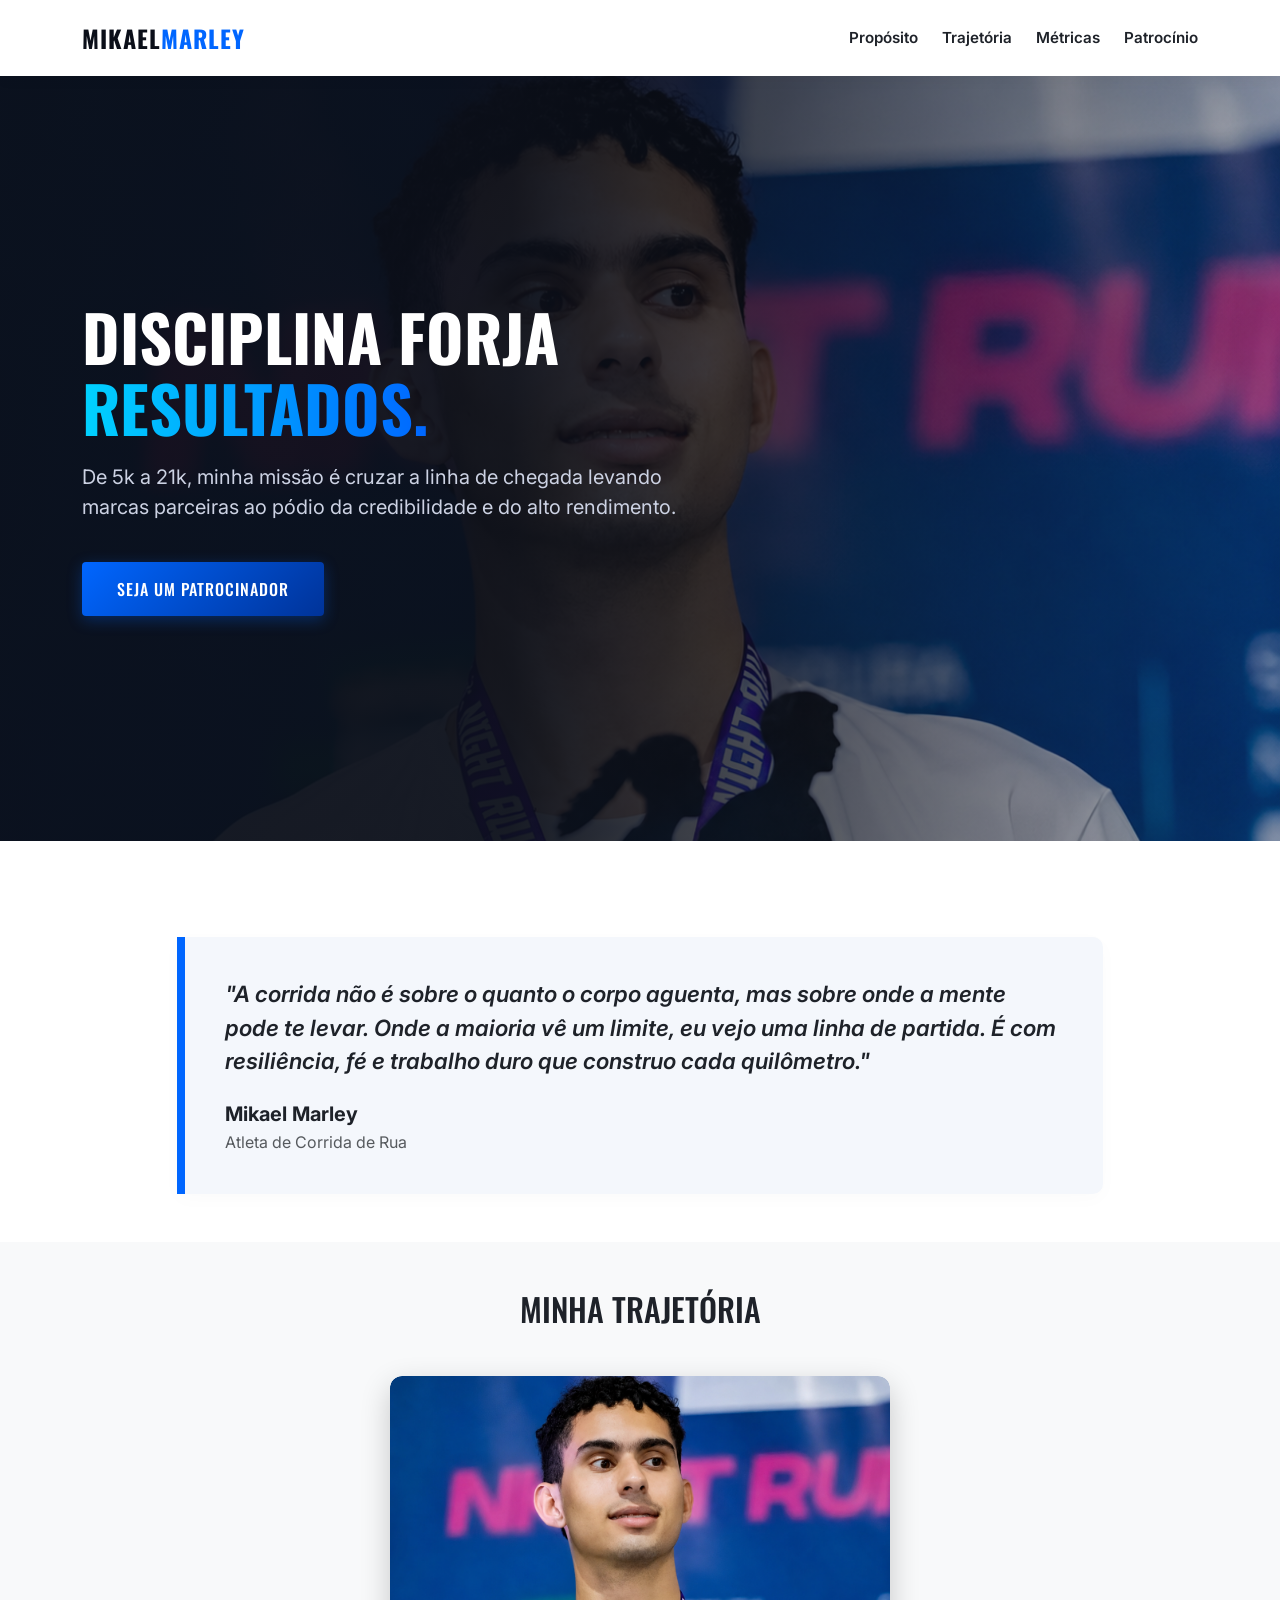
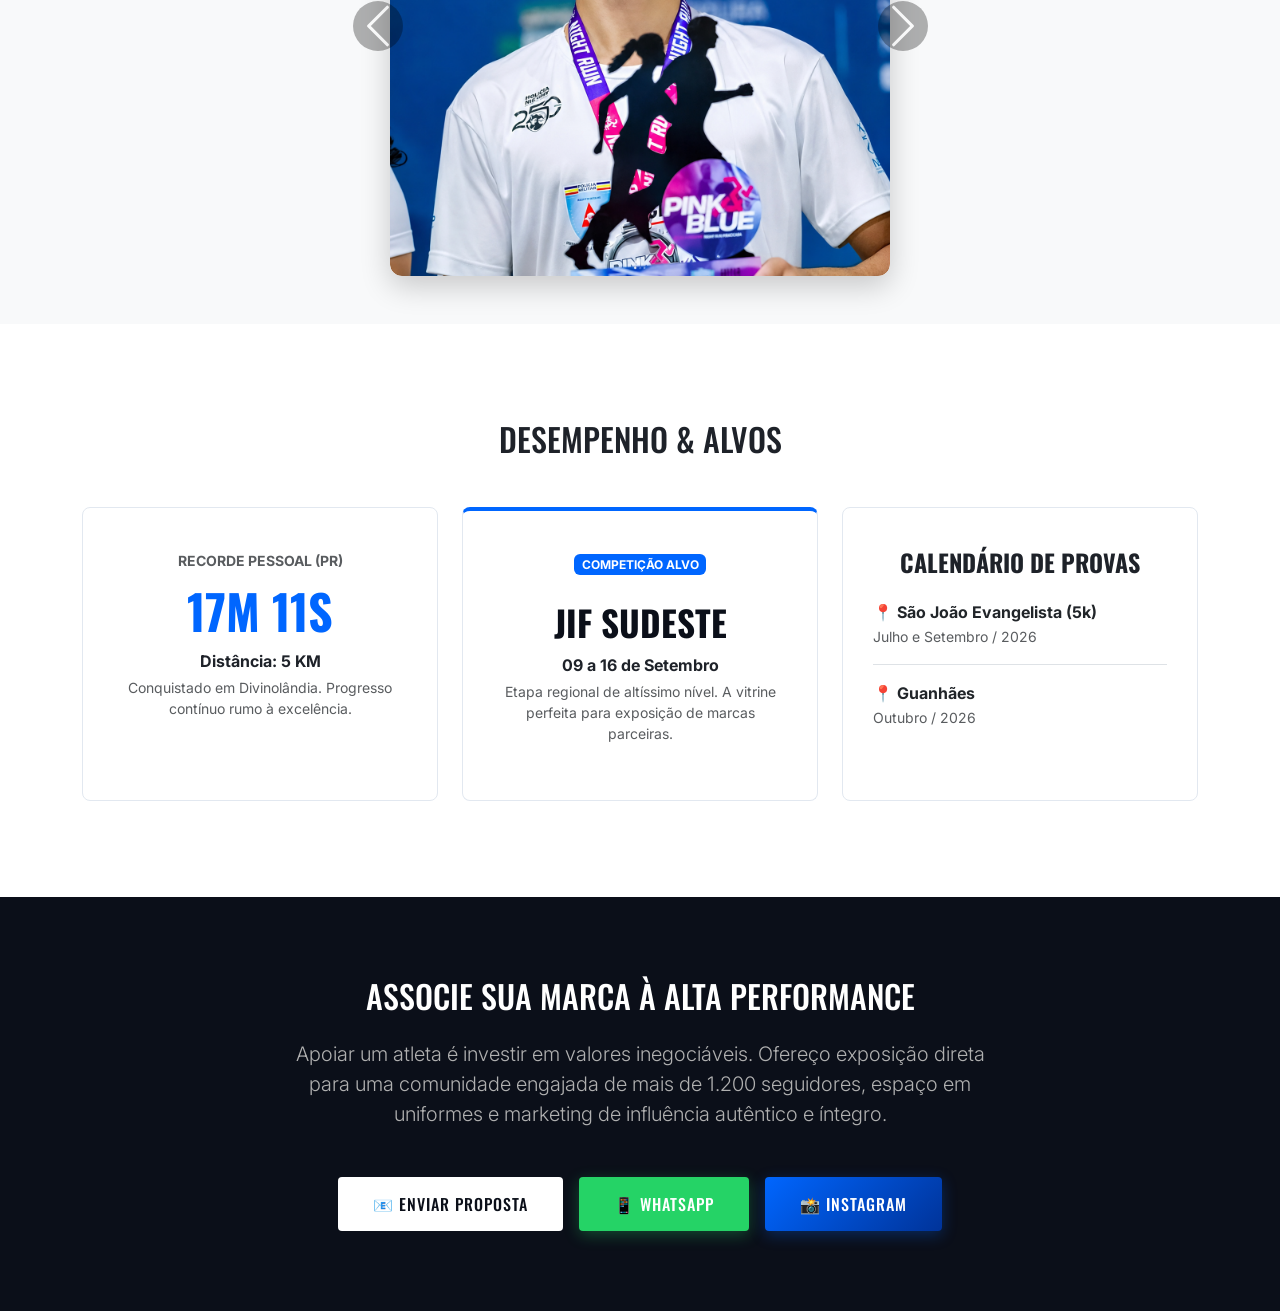
<file: index.html>
<!DOCTYPE html>
<html lang="pt-BR">
<head>
    <meta charset="UTF-8">
    <meta name="viewport" content="width=device-width, initial-scale=1.0">
    <title>Mikael Marley | Atleta de Alta Performance</title>
    
    <link href="https://cdn.jsdelivr.net/npm/bootstrap@5.3.3/dist/css/bootstrap.min.css" rel="stylesheet" />
    <link rel="preconnect" href="https://fonts.googleapis.com">
    <link rel="preconnect" href="https://fonts.gstatic.com" crossorigin>
    <link href="https://fonts.googleapis.com/css2?family=Inter:wght@400;600;800&family=Oswald:wght@500;700&display=swap" rel="stylesheet">

    <style>
        :root {
            --brand-color: #0066FF; 
            --brand-gradient: linear-gradient(135deg, #0066FF 0%, #003399 100%);
            --dark-bg: #0B0F19;
            --light-bg: #F4F7FC;
            --text-dark: #1E2229;
        }

        body {
            font-family: 'Inter', sans-serif;
            color: var(--text-dark);
            background-color: #FFFFFF;
            overflow-x: hidden;
        }

        h1, h2, h3, .navbar-brand {
            font-family: 'Oswald', sans-serif;
            text-transform: uppercase;
        }

        .navbar {
            background-color: rgba(255, 255, 255, 0.95);
            backdrop-filter: blur(10px);
            box-shadow: 0 2px 15px rgba(0,0,0,0.05);
            padding: 15px 0;
        }
        
        .navbar-brand {
            font-weight: 700;
            font-size: 1.5rem;
            color: var(--dark-bg);
            letter-spacing: 1px;
        }
        
        .navbar-brand span {
            color: var(--brand-color);
        }

        .nav-link {
            font-weight: 600;
            font-size: 0.95rem;
            color: var(--text-dark);
            transition: color 0.3s;
        }

        .nav-link:hover {
            color: var(--brand-color);
        }

        /* --- HERO SECTION --- */
        #hero {
            background: linear-gradient(to right, rgba(11, 15, 25, 0.95) 40%, rgba(11, 15, 25, 0.3) 100%), url('images/Podio.jpg') top right/cover no-repeat;
            background-color: var(--dark-bg);
            height: 85vh;
            display: flex;
            align-items: center;
        }

        .hero-title {
            font-size: 4rem;
            font-weight: 700;
            color: #FFF;
            line-height: 1.1;
            margin-bottom: 20px;
        }

        .hero-title span {
            background: linear-gradient(to right, #00D2FF, #0066FF);
            -webkit-background-clip: text;
            -webkit-text-fill-color: transparent;
        }

        .hero-subtitle {
            font-size: 1.25rem;
            color: #CCD2E3;
            font-weight: 400;
            max-width: 600px;
            margin-bottom: 40px;
        }

        .btn-brand {
            background: var(--brand-gradient);
            color: #FFF;
            font-family: 'Oswald', sans-serif;
            font-weight: 500;
            letter-spacing: 1px;
            padding: 15px 35px;
            border-radius: 4px;
            text-decoration: none;
            transition: all 0.3s ease;
            border: none;
            display: inline-block;
            box-shadow: 0 4px 15px rgba(0, 102, 255, 0.3);
        }

        .btn-brand:hover {
            background: linear-gradient(135deg, #0055DD 0%, #002277 100%);
            color: #FFF;
            transform: translateY(-2px);
            box-shadow: 0 6px 20px rgba(0, 102, 255, 0.4);
        }

        /* Botão específico do WhatsApp */
        .btn-whatsapp {
            background: #25D366;
            color: #FFF;
            font-family: 'Oswald', sans-serif;
            font-weight: 500;
            letter-spacing: 1px;
            padding: 15px 35px;
            border-radius: 4px;
            text-decoration: none;
            transition: all 0.3s ease;
            border: none;
            display: inline-block;
            box-shadow: 0 4px 15px rgba(37, 211, 102, 0.3);
        }

        .btn-whatsapp:hover {
            background: #20BA56;
            color: #FFF;
            transform: translateY(-2px);
            box-shadow: 0 6px 20px rgba(37, 211, 102, 0.4);
        }

        .purpose-box {
            background-color: var(--light-bg);
            border-left: 8px solid var(--brand-color);
            padding: 40px;
            border-radius: 0 10px 10px 0;
            box-shadow: 0 5px 20px rgba(0,0,0,0.02);
        }

        .purpose-text {
            font-size: 1.4rem;
            font-weight: 600;
            color: var(--text-dark);
            line-height: 1.5;
            font-style: italic;
        }

        .perf-card {
            background: #FFF;
            border: 1px solid #E2E8F0;
            border-radius: 8px;
            padding: 40px 30px;
            transition: transform 0.3s ease, box-shadow 0.3s ease;
            height: 100%;
        }

        .perf-card:hover {
            transform: translateY(-10px);
            box-shadow: 0 15px 30px rgba(0, 102, 255, 0.08);
            border-color: var(--brand-color);
        }

        .stat-highlight {
            font-size: 3rem;
            color: var(--brand-color);
            font-weight: 700;
            margin: 10px 0;
            font-family: 'Oswald', sans-serif;
        }

        #sponsorship {
            background-color: var(--dark-bg);
            color: #FFF;
            padding: 80px 0;
        }

        /* --- CARROSSEL AJUSTADO (sem fundo preto) --- */
        .carousel-inner {
            border-radius: 12px; 
            box-shadow: 0 10px 30px rgba(0,0,0,0.2);
        }
        
        /* Imagens respeitando sua proporção original */
        .carousel-item img {
            width: 100%;
            height: auto; 
            border-radius: 12px; 
        }
    </style>
</head>
<body>

<nav class="navbar navbar-expand-lg sticky-top">
    <div class="container">
        <a class="navbar-brand" href="#">Mikael<span>Marley</span></a>
        <div class="d-flex gap-4">
            <a class="nav-link" href="#about">Propósito</a>
            <a class="nav-link" href="#galeria">Trajetória</a>
            <a class="nav-link" href="#metrics">Métricas</a>
            <a class="nav-link" href="#sponsorship">Patrocínio</a>
        </div>
    </div>
</nav>

<section id="hero">
    <div class="container">
        <div class="row">
            <div class="col-lg-8">
                <h1 class="hero-title">Disciplina forja<br><span>Resultados.</span></h1>
                <p class="hero-subtitle">De 5k a 21k, minha missão é cruzar a linha de chegada levando marcas parceiras ao pódio da credibilidade e do alto rendimento.</p>
                <a href="#sponsorship" class="btn-brand">SEJA UM PATROCINADOR</a>
            </div>
        </div>
    </div>
</section>

<section id="about" class="container py-5 mt-5">
    <div class="row align-items-center">
        <div class="col-lg-10 mx-auto">
            <div class="purpose-box">
                <p class="purpose-text">
                    "A corrida não é sobre o quanto o corpo aguenta, mas sobre onde a mente pode te levar. Onde a maioria vê um limite, eu vejo uma linha de partida. É com resiliência, fé e trabalho duro que construo cada quilômetro."
                </p>
                <div class="mt-4">
                    <h5 class="fw-bold mb-1">Mikael Marley</h5>
                    <p class="text-muted mb-0">Atleta de Corrida de Rua</p>
                </div>
            </div>
        </div>
    </div>
</section>

<!-- SEÇÃO: GALERIA DE FOTOS (CARROSSEL) -->
<section id="galeria" class="py-5 bg-light">
    <div class="container">
        <h2 class="text-center mb-5">Minha Trajetória</h2>
        
        <div id="carrosselAtleta" class="carousel slide mx-auto" data-bs-ride="carousel" data-bs-interval="4500" style="max-width: 500px;">
            <div class="carousel-inner">
                
                <div class="carousel-item active">
                    <img src="images/Podio.jpg" class="d-block" alt="No Pódio">
                </div>
                
                <div class="carousel-item">
                    <img src="images/Correndo.jpg" class="d-block" alt="Correndo na Prova">
                </div>
                
                <!-- FOTO DA MEDALHA ADICIONADA AQUI -->
                <div class="carousel-item">
                    <img src="images/mEDALHA.jpeg" class="d-block" alt="Medalhas Conquistadas">
                </div>
                
            </div>
            
            <button class="carousel-control-prev" type="button" data-bs-target="#carrosselAtleta" data-bs-slide="prev" style="margin-left: -50px;">
                <span class="carousel-control-prev-icon" aria-hidden="true" style="background-color: rgba(0,0,0,0.6); border-radius: 50%; padding: 25px;"></span>
                <span class="visually-hidden">Anterior</span>
            </button>
            <button class="carousel-control-next" type="button" data-bs-target="#carrosselAtleta" data-bs-slide="next" style="margin-right: -50px;">
                <span class="carousel-control-next-icon" aria-hidden="true" style="background-color: rgba(0,0,0,0.6); border-radius: 50%; padding: 25px;"></span>
                <span class="visually-hidden">Próximo</span>
            </button>
        </div>
    </div>
</section>

<section id="metrics" class="py-5">
    <div class="container py-5">
        <h2 class="text-center mb-5">Desempenho & Alvos</h2>
        
        <div class="row g-4">
            <div class="col-md-4">
                <div class="perf-card text-center">
                    <span class="text-uppercase fw-bold text-muted small tracking-wide">Recorde Pessoal (PR)</span>
                    <h3 class="stat-highlight">17m 11s</h3>
                    <p class="fw-bold mb-1">Distância: 5 KM</p>
                    <p class="text-muted small">Conquistado em Divinolândia. Progresso contínuo rumo à excelência.</p>
                </div>
            </div>

            <div class="col-md-4">
                <div class="perf-card text-center" style="border-top: 4px solid var(--brand-color);">
                    <span class="badge bg-primary text-uppercase mb-3" style="background-color: var(--brand-color) !important;">Competição Alvo</span>
                    <h3 class="stat-highlight" style="color: var(--dark-bg); font-size: 2.2rem;">JIF SUDESTE</h3>
                    <p class="fw-bold mb-1">09 a 16 de Setembro</p>
                    <p class="text-muted small">Etapa regional de altíssimo nível. A vitrine perfeita para exposição de marcas parceiras.</p>
                </div>
            </div>

            <div class="col-md-4">
                <div class="perf-card">
                    <h4 class="text-center fw-bold mb-4" style="font-family: 'Oswald', sans-serif;">CALENDÁRIO DE PROVAS</h4>
                    <ul class="list-unstyled">
                        <li class="mb-3 border-bottom pb-3">
                            <strong class="d-block text-dark">📍 São João Evangelista (5k)</strong>
                            <span class="text-muted small">Julho e Setembro / 2026</span>
                        </li>
                        <li>
                            <strong class="d-block text-dark">📍 Guanhães</strong>
                            <span class="text-muted small">Outubro / 2026</span>
                        </li>
                    </ul>
                </div>
            </div>
        </div>
    </div>
</section>

<section id="sponsorship" class="text-center">
    <div class="container">
        <h2 class="mb-4">Associe sua marca à alta performance</h2>
        <p class="lead mb-5 mx-auto" style="max-width: 700px; color: #B0B0B0;">
            Apoiar um atleta é investir em valores inegociáveis. Ofereço exposição direta para uma comunidade engajada de mais de 1.200 seguidores, espaço em uniformes e marketing de influência autêntico e íntegro.
        </p>
        
        <!-- BOTÕES DE CONTATO ATUALIZADOS -->
        <div class="d-flex justify-content-center gap-3 flex-wrap">
            <!-- Link Direto para o Gmail (abre a tela de escrever email) -->
            <a href="https://mail.google.com/mail/?view=cm&fs=1&to=mikaelmarley892@gmail.com" target="_blank" class="btn-brand" style="background: #FFF; color: var(--dark-bg); box-shadow: none;">📧 ENVIAR PROPOSTA</a>
            
            <!-- Link para o WhatsApp (DDI 55 + DDD 33 + Número) -->
            <a href="https://wa.me/553384644451" target="_blank" class="btn-whatsapp">📱 WHATSAPP</a>

            <!-- Link do Instagram -->
            <a href="https://instagram.com/mikael__marley" target="_blank" class="btn-brand">📸 INSTAGRAM</a>
        </div>
    </div>
</section>

<script src="https://cdn.jsdelivr.net/npm/bootstrap@5.3.3/dist/js/bootstrap.bundle.min.js"></script>
</body>
</html>
</file>
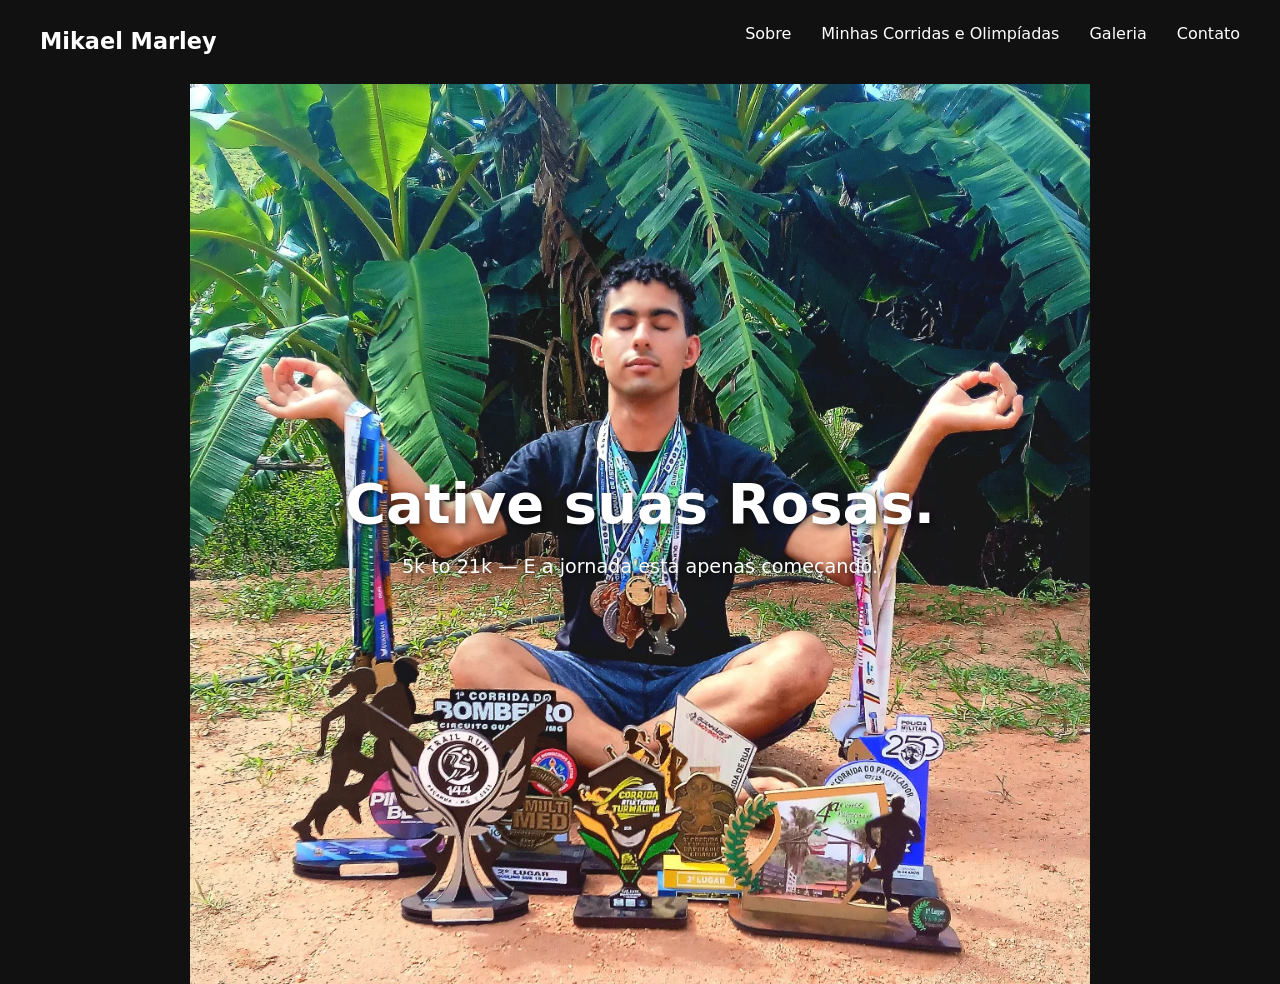
<file: index.html.html>
<!DOCTYPE html>
<html lang="en">
<head>
    <meta charset="UTF-8">
    <meta name="viewport" content="width=device-width, initial-scale=1.0">
    <title>My Portfolio</title>
</head>
<body>
    
    <link
      href="https://cdn.jsdelivr.net/npm/bootstrap@5.3.3/dist/css/bootstrap.min.css"
      rel="stylesheet"
    />

    <link rel="stylesheet" href="style.css" />
  </head>

  <body>


<nav class="navbar">
  <a class="navbar-brand" href="#">Mikael Marley</a>

  <ul class="navbar-links">
    <li><a href="#about">Sobre</a></li>
    <li><a href="#races">Minhas Corridas e Olimpíadas</a></li>
    <li><a href="#gallery">Galeria</a></li>
    <li><a href="#contact">Contato</a></li>
  </ul>
</nav>

<section id="hero">
  <div class="hero-content">
    <h1>Cative suas Rosas.</h1>
    <p>5k to 21k — E a jornada está apenas começando.</p>
  </div>
</section>

</body>
</html>
</file>
<file: style.css>
* {
  margin: 0;
  padding: 0;
  box-sizing: border-box;
}

.navbar {
  display: flex;
  justify-content: space-between;
  align-items: center;
  padding: 20px 40px;
  background-color: #111;
}

.navbar-brand {
  color: #fff;
  text-decoration: none;
  font-size: 1.4rem;
  font-weight: bold;
}

.navbar-links {
  list-style: none;
  display: flex;
  gap: 30px;
}

.navbar-links a {
  color: #fff;
  text-decoration: none;
  font-size: 1rem;
}

.navbar-brand:hover {
  color: #e63946;
}

.navbar-links a:hover {
  color: #f97316;
}

#hero {
  background-image: url('images/meditating.webp');
  background-size: contain; /* Essa é a palavra mágica para não cortar mais */
  background-position: center;
  background-repeat: no-repeat;
  background-color: #111; /* Cor de fundo para as bordas ficarem elegantes */
  height: 100vh;
  display: flex;
  align-items: center;
  justify-content: center;
}

.hero-content {
  text-align: center;
  color: #fff;
}

.hero-content h1 {
  font-size: 3.5rem;
  font-weight: bold;
  text-shadow: 2px 2px 8px rgba(0, 0, 0, 0.7);
}

.hero-content p {
  font-size: 1.2rem;
  margin-top: 16px;
  text-shadow: 1px 1px 6px rgba(0, 0, 0, 0.7);
}
</file>
